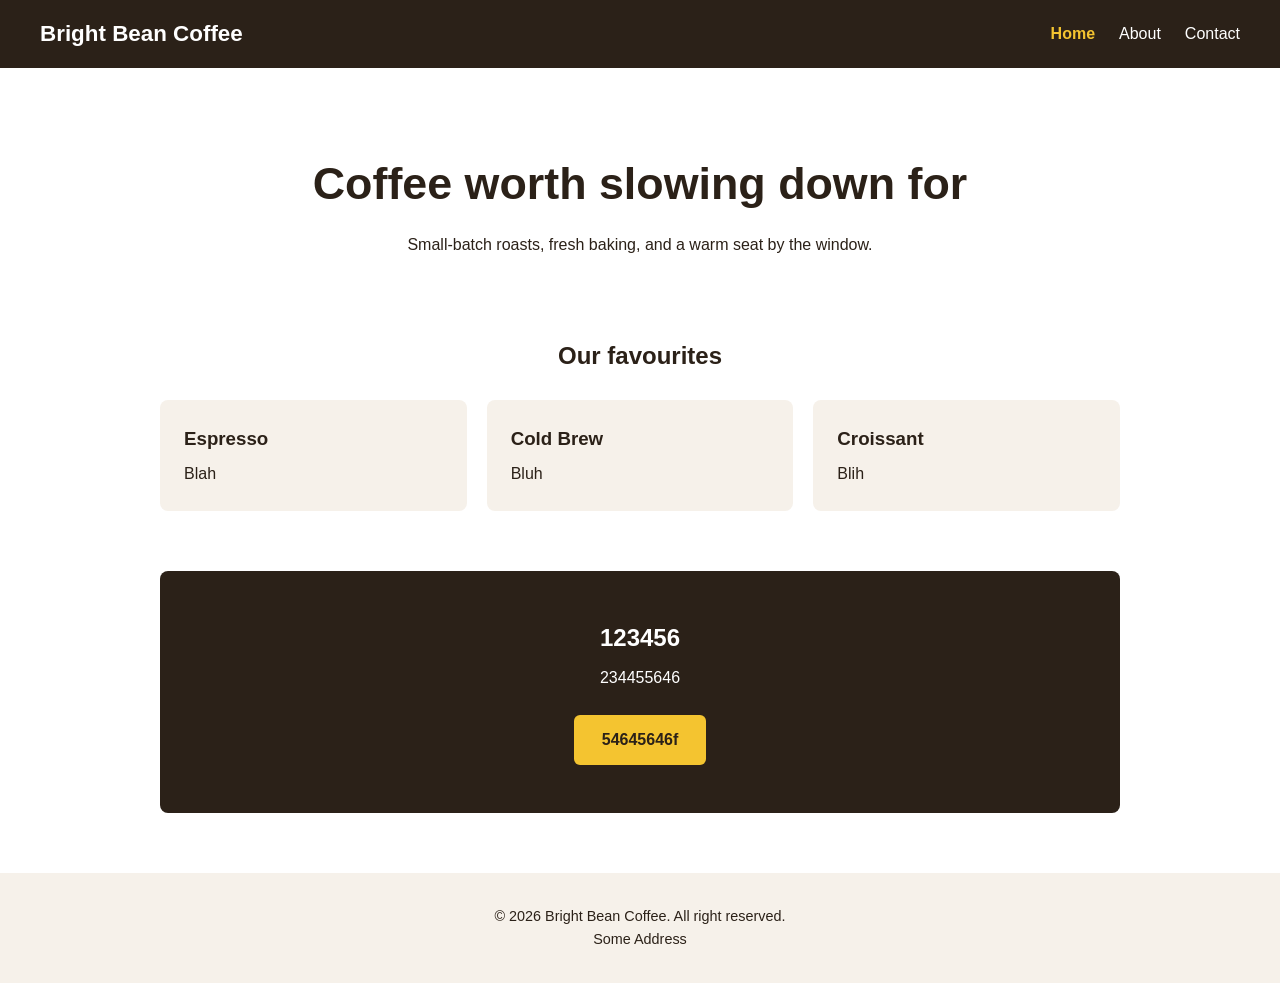
<file: intro-js-part-2-lesson/index.html>
<!DOCTYPE html>
<html lang="en">
<head>
  <link rel="stylesheet" href="./css/style.css">
  <script src="./js/components.js" defer></script>
  <script src="./js/main.js" defer></script>
</head>

<!-- data-page tells our JavaScript which page this is -->
<body data-page="home">
  <!-- Empty placeholders. JavaScript fills them in. -->
  <header id="site-header"></header>

  <main>
    <section class="hero">
      <h1>Coffee worth slowing down for</h1>
      <p>Small-batch roasts, fresh baking, and a warm seat by the window.</p>
    </section>

    <h2 class="section-title">Our favourites</h2>
    <section id="cards" class="card-grid" aria-label="Our favourites"></section>

    <section id="cta" class="cta"></section>
  </main>

  <footer id="site-footer"></footer>

</body>
</html>
</file>
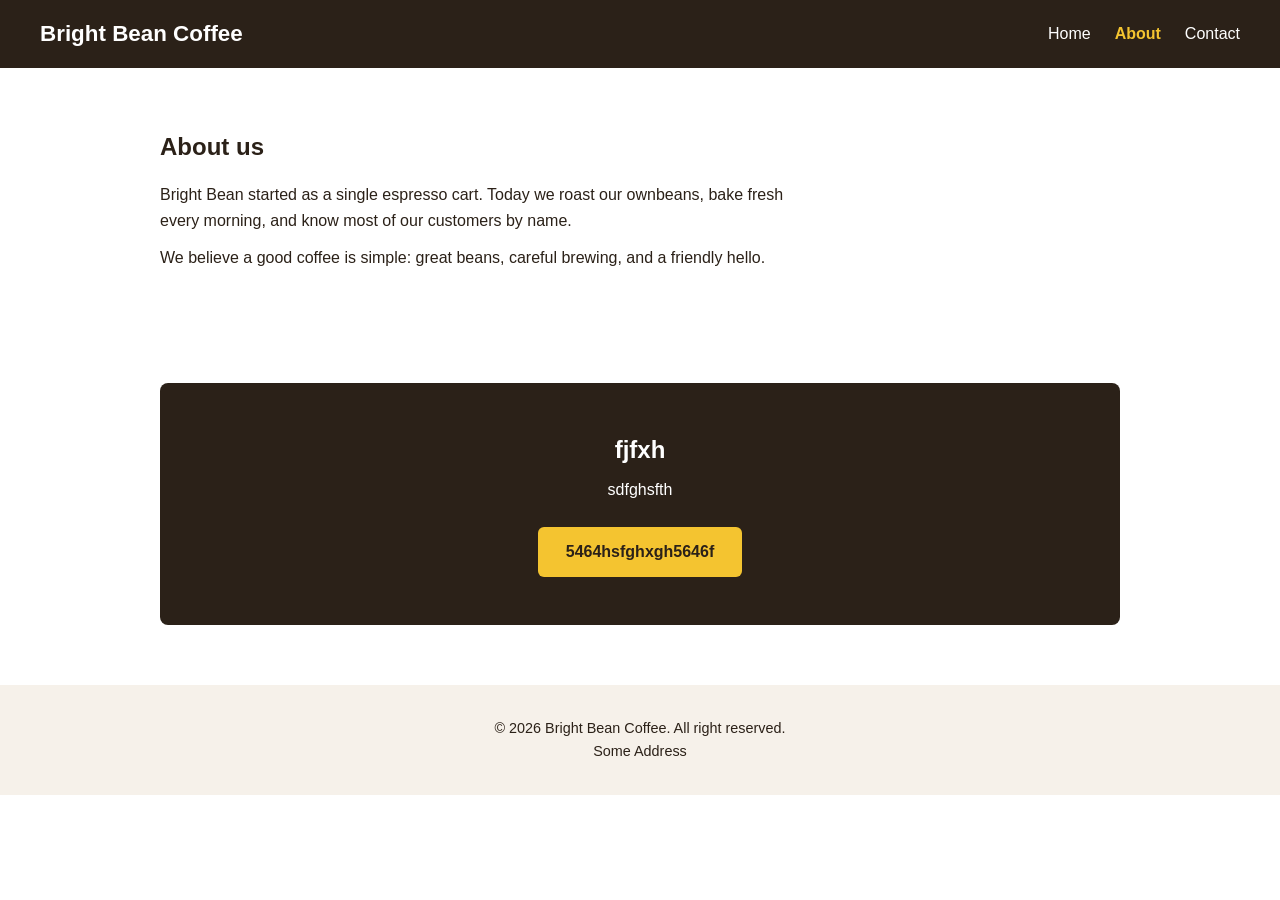
<file: intro-js-part-2-lesson/about.html>
<!DOCTYPE html>
<html lang="en">
<head>
  <link rel="stylesheet" href="./css/style.css">
  <script src="./js/components.js" defer></script>
  <script src="./js/main.js" defer></script>
</head>

<body data-page="about">

  <header id="site-header"></header>

  <main>
    <section class="page-intro">
      <h1>About us</h1>
      <p>Bright Bean started as a single espresso cart. Today we roast our ownbeans, bake fresh every morning, and know most of our customers by name.</p>
      <p>We believe a good coffee is simple: great beans, careful brewing, and a friendly hello.</p>
    </section>

    <section id="cta" class="cta"></section>
  </main>

  <footer id="site-footer"></footer>

</body>
</html>
</file>
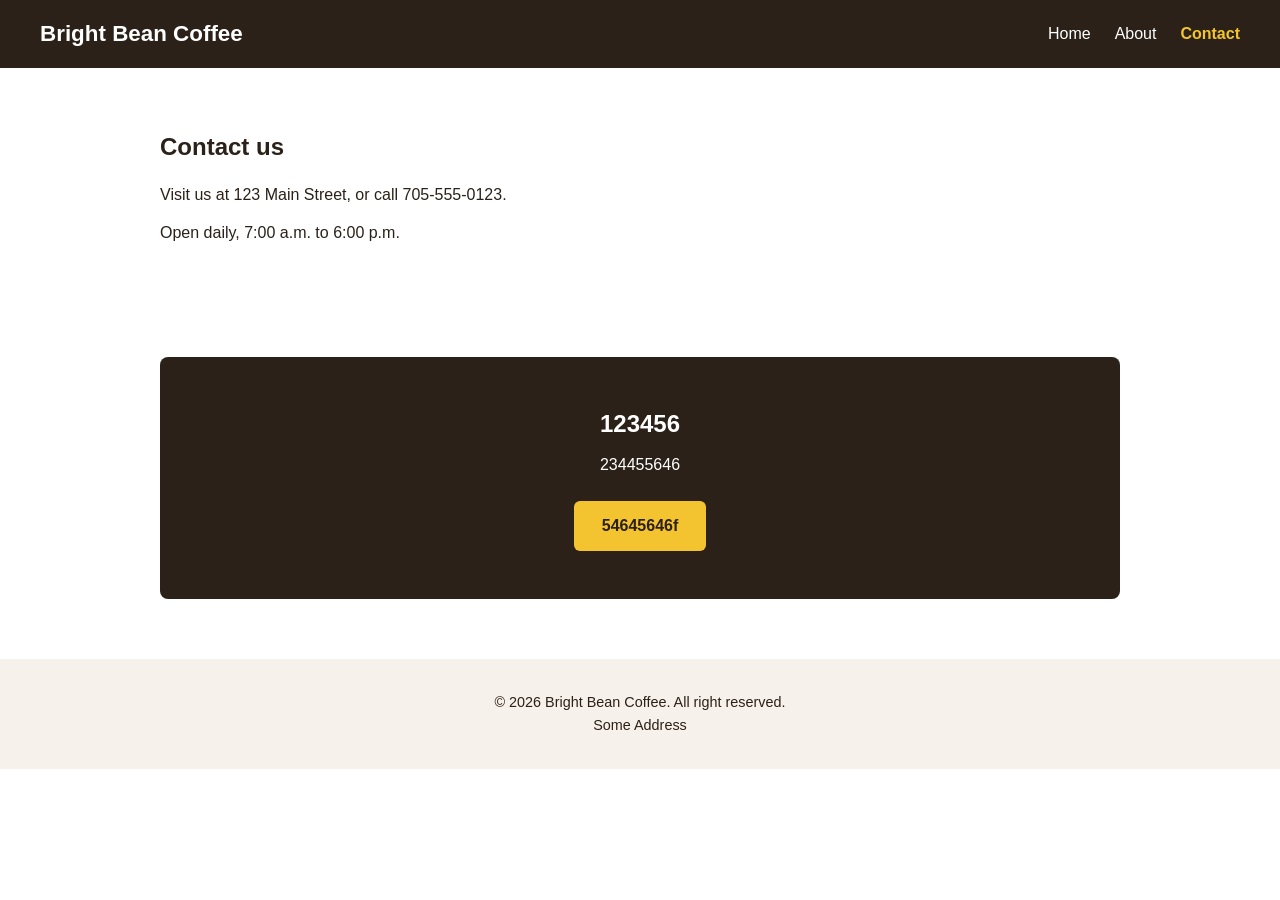
<file: intro-js-part-2-lesson/contact.html>
<!DOCTYPE html>
<html lang="en">
<head>
  <link rel="stylesheet" href="./css/style.css">
  <script src="./js/components.js" defer></script>
  <script src="./js/main.js" defer> </script>
</head>

<body data-page="contact">

  <header id="site-header"></header>

  <main>
    <section class="page-intro">
      <h1>Contact us</h1>
      <p>Visit us at 123 Main Street, or call 705-555-0123.</p>
      <p>Open daily, 7:00 a.m. to 6:00 p.m.</p>
    </section>

    <section id="cta" class="cta"></section>
  </main>

  <footer id="site-footer"></footer>

</body>
</html>
</file>
<file: intro-js-part-2-lesson/css/style.css>
/* =====================================================
   style.css
   Basic styles for the Bright Bean Coffee site.
   (No hover effects or transitions yet. Those come in Part 3.)
   ===================================================== */

/* ----- Reset and base ----- */
* {
  box-sizing: border-box;
  margin: 0;
  padding: 0;
}

body {
  font-family: Arial, Helvetica, sans-serif;
  line-height: 1.6;
  color: #2b2118;
  background-color: #ffffff;
}

main {
  max-width: 1000px;
  margin: 0 auto;
  padding: 0 20px;
}

/* ----- Header (filled by createHeader) ----- */
#site-header {
  display: flex;
  justify-content: space-between;
  align-items: center;
  padding: 16px 40px;
  background-color: #2b2118;
}

.logo {
  color: #f4c430;
  font-size: 1.4rem;
  font-weight: bold;
  text-decoration: none;
}

/* <menu> comes with list bullets and padding, so we remove them */
#site-header menu {
  display: flex;
  gap: 24px;
  list-style: none;
}

#site-header a {
  color: #ffffff;
  text-decoration: none;
}

/* The link for the page we are on.
   This matches the aria-current="page" our JavaScript added. */
#site-header a[aria-current="page"] {
  color: #f4c430;
  font-weight: bold;
}

/* ----- Hero and page intro ----- */
.hero {
  padding: 80px 0;
  text-align: center;
}

.hero h1 {
  font-size: 2.8rem;
  margin-bottom: 12px;
}

.page-intro {
  padding: 60px 0 40px;
}

.page-intro h1 {
  margin-bottom: 16px;
}

.page-intro p {
  margin-bottom: 12px;
  max-width: 640px;
}

/* ----- Cards (filled by createCard) ----- */
.section-title {
  text-align: center;
  margin-bottom: 24px;
}

.card-grid {
  display: flex;
  gap: 20px;
}

.card {
  flex: 1;
  padding: 24px;
  background-color: #f6f1ea;
  border-radius: 8px;
}

.card h3 {
  margin-bottom: 8px;
}

/* ----- Call to action (filled by createCallToAction) ----- */
.cta {
  margin: 60px 0;
  padding: 48px 24px;
  text-align: center;
  background-color: #2b2118;
  color: #ffffff;
  border-radius: 8px;
}

.cta h2 {
  margin-bottom: 8px;
}

.cta p {
  margin-bottom: 24px;
}

.button {
  display: inline-block;
  padding: 12px 28px;
  background-color: #f4c430;
  color: #2b2118;
  font-weight: bold;
  text-decoration: none;
  border-radius: 6px;
}

/* ----- Footer (filled by createFooter) ----- */
#site-footer {
  padding: 32px 20px;
  text-align: center;
  background-color: #f6f1ea;
  font-size: 0.9rem;
}
</file>
